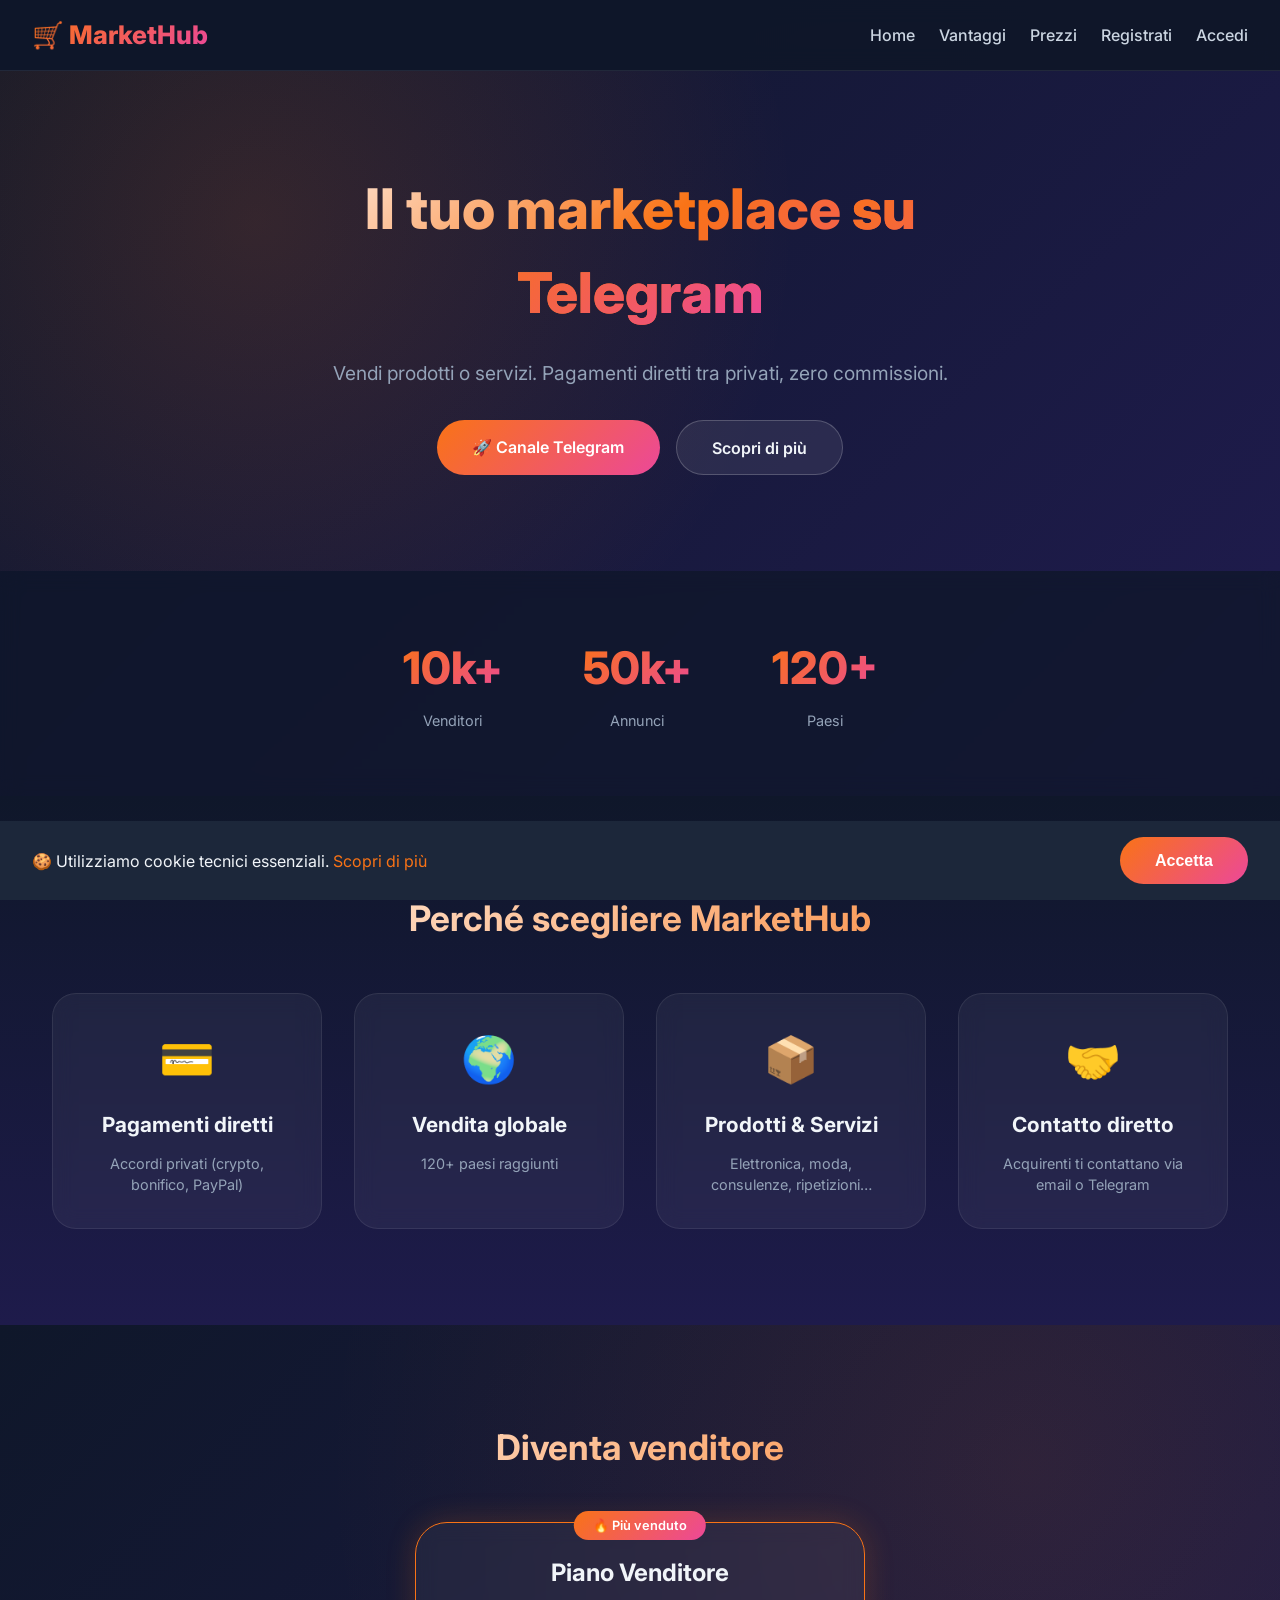
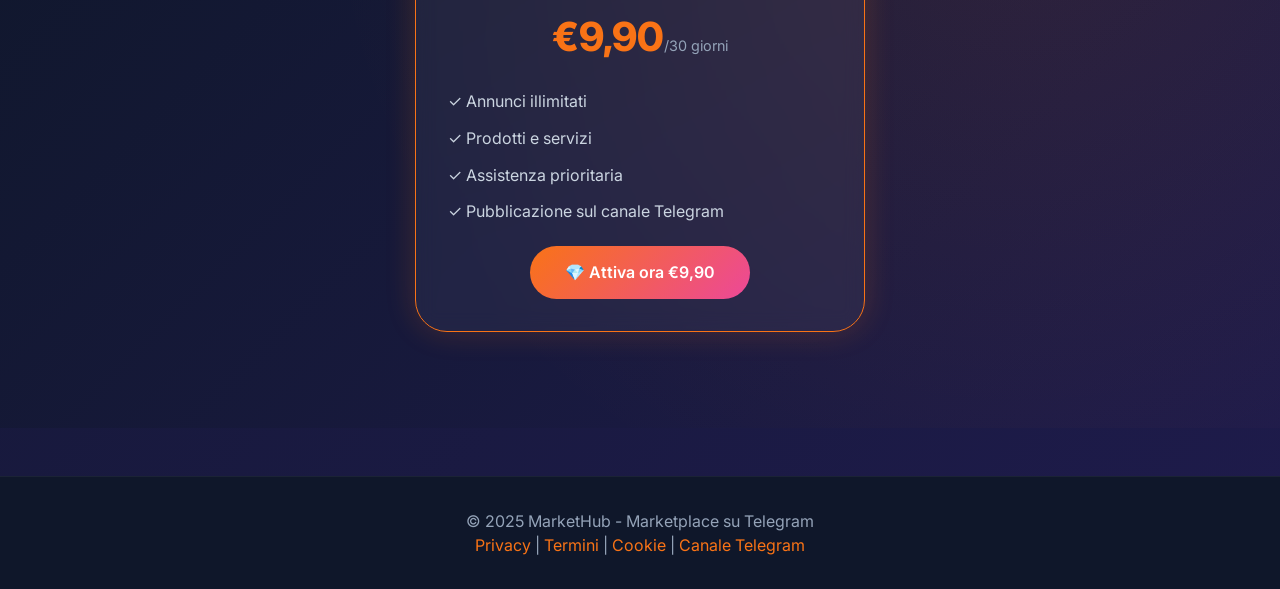
<file: index.html>
<!DOCTYPE html>
<html lang="it">
<head>
    <meta charset="UTF-8">
    <meta name="viewport" content="width=device-width, initial-scale=1.0">
    <title>MarketHub - Marketplace su Telegram</title>
    <link rel="stylesheet" href="style.css">
    <link href="https://fonts.googleapis.com/css2?family=Inter:wght@300;400;500;600;700;800&display=swap" rel="stylesheet">
</head>
<body>

<!-- Cookie Banner -->
<div id="cookieBanner" class="cookie-banner" style="display: none;">
    <p>🍪 Utilizziamo cookie tecnici essenziali. <a href="cookies.html">Scopri di più</a></p>
    <button id="acceptCookies" class="btn btn-primary">Accetta</button>
</div>

<nav class="navbar">
    <div class="nav-container">
        <div class="logo">🛒 MarketHub</div>
        <div class="nav-links">
            <a href="index.html">Home</a>
            <a href="#features">Vantaggi</a>
            <a href="#pricing">Prezzi</a>
            <a href="#" id="openRegisterModalLink">Registrati</a>
            <a href="#" id="openLoginModalLink">Accedi</a>
        </div>
    </div>
</nav>

<header class="hero">
    <div class="hero-content">
        <h1>Il tuo marketplace <span class="gradient">su Telegram</span></h1>
        <p>Vendi prodotti o servizi. Pagamenti diretti tra privati, zero commissioni.</p>
        <div class="hero-buttons">
            <a href="https://web.telegram.org/a/#8640586976" target="_blank" class="btn btn-primary">🚀 Canale Telegram</a>
            <a href="#features" class="btn btn-secondary">Scopri di più</a>
        </div>
    </div>
</header>

<section class="stats">
    <div class="container">
        <div class="stats-grid">
            <div class="stat-item"><div class="stat-number">10k+</div><div class="stat-label">Venditori</div></div>
            <div class="stat-item"><div class="stat-number">50k+</div><div class="stat-label">Annunci</div></div>
            <div class="stat-item"><div class="stat-number">120+</div><div class="stat-label">Paesi</div></div>
        </div>
    </div>
</section>

<section class="features" id="features">
    <div class="container">
        <h2>Perché scegliere MarketHub</h2>
        <div class="features-grid">
            <div class="feature-card"><div class="feature-icon">💳</div><h3>Pagamenti diretti</h3><p>Accordi privati (crypto, bonifico, PayPal)</p></div>
            <div class="feature-card"><div class="feature-icon">🌍</div><h3>Vendita globale</h3><p>120+ paesi raggiunti</p></div>
            <div class="feature-card"><div class="feature-icon">📦</div><h3>Prodotti & Servizi</h3><p>Elettronica, moda, consulenze, ripetizioni…</p></div>
            <div class="feature-card"><div class="feature-icon">🤝</div><h3>Contatto diretto</h3><p>Acquirenti ti contattano via email o Telegram</p></div>
        </div>
    </div>
</section>

<section class="pricing" id="pricing">
    <div class="container">
        <h2>Diventa venditore</h2>
        <div class="pricing-grid">
            <div class="pricing-card popular">
                <div class="badge">🔥 Più venduto</div>
                <h3>Piano Venditore</h3>
                <div class="price">€9,90<span>/30 giorni</span></div>
                <ul>
                    <li>✓ Annunci illimitati</li>
                    <li>✓ Prodotti e servizi</li>
                    <li>✓ Assistenza prioritaria</li>
                    <li>✓ Pubblicazione sul canale Telegram</li>
                </ul>
                <a href="https://nowpayments.io/payment/?iid=5949538024" target="_blank" class="btn btn-primary">💎 Attiva ora €9,90</a>
            </div>
        </div>
    </div>
</section>

<!-- MODALE REGISTRAZIONE -->
<div id="registerModal" class="modal">
    <div class="modal-content">
        <span class="close" onclick="closeRegisterModal()">&times;</span>
        <h2>Registrati come venditore</h2>
        <form id="registerForm" class="register-form-modal">
            <div class="form-group">
                <label>Nome completo *</label>
                <input type="text" id="regName" required>
            </div>
            <div class="form-group">
                <label>Email *</label>
                <input type="email" id="regEmail" required>
            </div>
            <div class="form-group">
                <label>Telegram username *</label>
                <input type="text" id="regTelegram" required placeholder="@username">
            </div>
            <div class="form-group">
                <label>Password *</label>
                <input type="password" id="regPassword" required>
            </div>
            <div class="form-group">
                <label>Conferma password *</label>
                <input type="password" id="regConfirmPassword" required>
            </div>
            <button type="submit" class="btn btn-primary">Registrati</button>
        </form>
        <div id="registerMessage" class="alert"></div>
        <p>Hai già un account? <a href="#" onclick="openLoginModal()">Accedi</a></p>
    </div>
</div>

<!-- MODALE LOGIN -->
<div id="loginModal" class="modal">
    <div class="modal-content">
        <span class="close" onclick="closeLoginModal()">&times;</span>
        <h2>Accedi al tuo account</h2>
        <form id="loginForm" class="register-form-modal">
            <div class="form-group">
                <label>Email</label>
                <input type="email" id="loginEmail" required>
            </div>
            <div class="form-group">
                <label>Password</label>
                <input type="password" id="loginPassword" required>
            </div>
            <button type="submit" class="btn btn-primary">Accedi</button>
        </form>
        <div id="loginMessage" class="alert"></div>
        <p><a href="#" id="forgotPasswordLink">Password dimenticata?</a></p>
        <p>Non hai un account? <a href="#" onclick="openRegisterModal()">Registrati</a></p>
    </div>
</div>

<!-- MODALE RECUPERO PASSWORD -->
<div id="forgotPasswordModal" class="modal">
    <div class="modal-content">
        <span class="close" onclick="closeForgotModal()">&times;</span>
        <h3>Recupera password</h3>
        <input type="email" id="resetEmail" placeholder="La tua email" style="width:100%; padding:0.8rem; margin:1rem 0; border-radius:12px;">
        <button onclick="sendResetPassword()" class="btn btn-primary">Invia</button>
        <div id="resetMessage" style="margin-top:1rem;"></div>
    </div>
</div>

<footer>
    <div class="container">
        <p>&copy; 2025 MarketHub - Marketplace su Telegram</p>
        <p><a href="privacy.html">Privacy</a> | <a href="terms.html">Termini</a> | <a href="cookies.html">Cookie</a> | <a href="https://web.telegram.org/a/#8640586976">Canale Telegram</a></p>
    </div>
</footer>

<script src="script.js"></script>
</body>
</html>
</file>
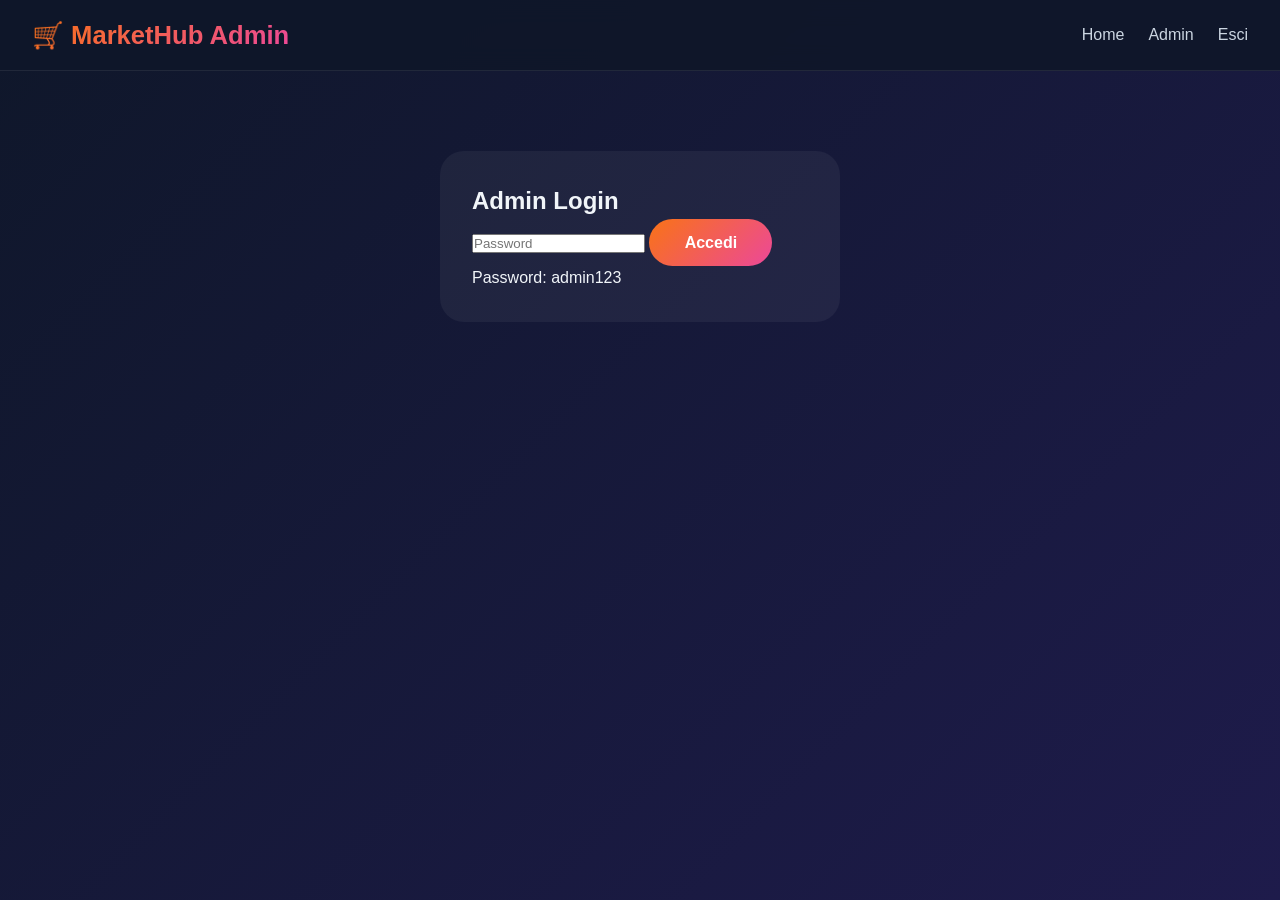
<file: admin.html>
<!DOCTYPE html>
<html lang="it">
<head>
    <meta charset="UTF-8">
    <meta name="viewport" content="width=device-width, initial-scale=1.0">
    <title>Admin - MarketHub</title>
    <link rel="stylesheet" href="style.css">
    <style>
        .admin-container{max-width:1200px;margin:2rem auto;padding:0 2rem}
        .admin-header{background:rgba(255,255,255,0.05);border-radius:24px;padding:2rem;margin-bottom:2rem;text-align:center}
        .users-table{background:rgba(255,255,255,0.05);border-radius:24px;padding:1.5rem;overflow-x:auto}
        table{width:100%;border-collapse:collapse}
        th,td{padding:1rem;text-align:left;border-bottom:1px solid rgba(255,255,255,0.1)}
        th{color:#f97316}
        .badge-active{background:#22c55e;color:white;padding:0.2rem 0.8rem;border-radius:20px;display:inline-block}
        .badge-inactive{background:#ef4444;color:white;padding:0.2rem 0.8rem;border-radius:20px;display:inline-block}
        .badge-expired{background:#f97316;color:white;padding:0.2rem 0.8rem;border-radius:20px;display:inline-block}
        .btn-small{padding:0.3rem 0.8rem;border-radius:20px;margin:0 0.2rem;border:none;cursor:pointer}
        .btn-activate{background:#22c55e;color:white}
        .btn-deactivate{background:#ef4444;color:white}
        .login-form{max-width:400px;margin:5rem auto;background:rgba(255,255,255,0.05);padding:2rem;border-radius:24px}
        .hidden{display:none}
    </style>
</head>
<body>

<nav class="navbar">
    <div class="nav-container">
        <div class="logo">🛒 MarketHub Admin</div>
        <div class="nav-links">
            <a href="index.html">Home</a>
            <a href="admin.html">Admin</a>
            <a href="#" onclick="logoutAdmin()">Esci</a>
        </div>
    </div>
</nav>

<div id="adminLogin" class="admin-container">
    <div class="login-form">
        <h2>Admin Login</h2>
        <input type="password" id="adminPassword" placeholder="Password">
        <button class="btn btn-primary" onclick="checkAdminLogin()">Accedi</button>
        <p>Password: admin123</p>
    </div>
</div>

<div id="adminPanel" class="admin-container hidden">
    <div class="admin-header">
        <h1>👑 Pannello Admin</h1>
        <p>Gestisci abbonamenti dei venditori</p>
    </div>
    
    <div class="users-table">
        <h3>📋 Lista Venditori Registrati</h3>
        <div style="overflow-x:auto">
            <table id="usersTable">
                <thead>
                    <tr><th>Nome</th><th>Email</th><th>Telegram</th><th>Registrazione</th><th>Abbonamento</th><th>Scadenza</th><th>Azioni</th></tr>
                </thead>
                <tbody id="usersTableBody"></tbody>
            </table>
        </div>
    </div>
    
    <div style="margin-top:2rem; background:rgba(255,255,255,0.05); border-radius:24px; padding:1.5rem">
        <h3>📊 Statistiche</h3>
        <div style="display:flex; gap:2rem; flex-wrap:wrap">
            <div><strong id="statUsers">0</strong> Venditori registrati</div>
            <div><strong id="statActive">0</strong> Abbonamenti attivi</div>
            <div><strong id="statExpiring">0</strong> Scadono in &lt; 7 giorni</div>
        </div>
    </div>
</div>

<script src="script.js"></script>
</body>
</html>
</file>
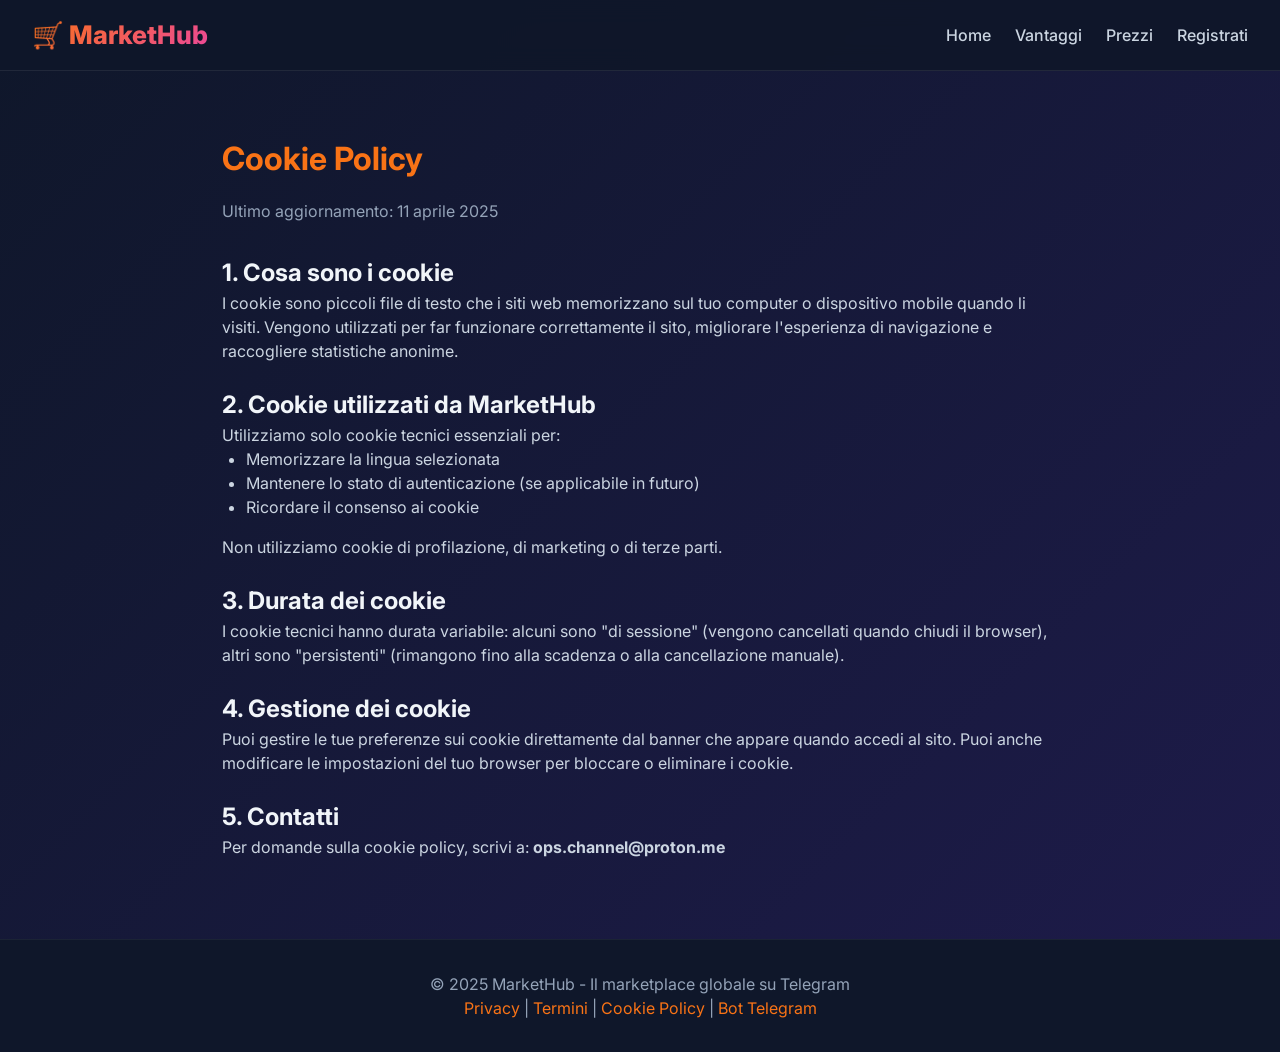
<file: cookies.html>
<!DOCTYPE html>
<html lang="it">
<head>
    <meta charset="UTF-8">
    <meta name="viewport" content="width=device-width, initial-scale=1.0">
    <title>Cookie Policy - MarketHub</title>
    <link rel="stylesheet" href="style.css">
    <link href="https://fonts.googleapis.com/css2?family=Inter:wght@300;400;500;600;700;800&display=swap" rel="stylesheet">
</head>
<body>
<nav class="navbar">
    <div class="nav-container">
        <div class="logo">🛒 MarketHub</div>
        <div class="nav-links">
            <a href="index.html">Home</a>
            <a href="index.html#features">Vantaggi</a>
            <a href="index.html#pricing">Prezzi</a>
            <a href="index.html#register">Registrati</a>
        </div>
    </div>
</nav>
<div style="max-width: 900px; margin: 2rem auto; padding: 2rem;">
    <h1 style="color: #f97316; margin-bottom: 1rem;">Cookie Policy</h1>
    <p style="color: #94a3b8; margin-bottom: 2rem;">Ultimo aggiornamento: 11 aprile 2025</p>
    
    <h2 style="color: #f1f5f9; margin-top: 1.5rem;">1. Cosa sono i cookie</h2>
    <p style="color: #cbd5e1;">I cookie sono piccoli file di testo che i siti web memorizzano sul tuo computer o dispositivo mobile quando li visiti. Vengono utilizzati per far funzionare correttamente il sito, migliorare l'esperienza di navigazione e raccogliere statistiche anonime.</p>
    
    <h2 style="color: #f1f5f9; margin-top: 1.5rem;">2. Cookie utilizzati da MarketHub</h2>
    <p style="color: #cbd5e1;">Utilizziamo solo cookie tecnici essenziali per:</p>
    <ul style="color: #cbd5e1; margin-left: 1.5rem;">
        <li>Memorizzare la lingua selezionata</li>
        <li>Mantenere lo stato di autenticazione (se applicabile in futuro)</li>
        <li>Ricordare il consenso ai cookie</li>
    </ul>
    <p style="color: #cbd5e1; margin-top: 1rem;">Non utilizziamo cookie di profilazione, di marketing o di terze parti.</p>
    
    <h2 style="color: #f1f5f9; margin-top: 1.5rem;">3. Durata dei cookie</h2>
    <p style="color: #cbd5e1;">I cookie tecnici hanno durata variabile: alcuni sono "di sessione" (vengono cancellati quando chiudi il browser), altri sono "persistenti" (rimangono fino alla scadenza o alla cancellazione manuale).</p>
    
    <h2 style="color: #f1f5f9; margin-top: 1.5rem;">4. Gestione dei cookie</h2>
    <p style="color: #cbd5e1;">Puoi gestire le tue preferenze sui cookie direttamente dal banner che appare quando accedi al sito. Puoi anche modificare le impostazioni del tuo browser per bloccare o eliminare i cookie.</p>
    
    <h2 style="color: #f1f5f9; margin-top: 1.5rem;">5. Contatti</h2>
    <p style="color: #cbd5e1;">Per domande sulla cookie policy, scrivi a: <strong>ops.channel@proton.me</strong></p>
</div>
<footer>
    <div class="container">
        <p>&copy; 2025 MarketHub - Il marketplace globale su Telegram</p>
        <p><a href="privacy.html">Privacy</a> | <a href="terms.html">Termini</a> | <a href="cookies.html">Cookie Policy</a> | <a href="https://web.telegram.org/a/#8640586976" target="_blank">Bot Telegram</a></p>
    </div>
</footer>
</body>
</html>
</file>
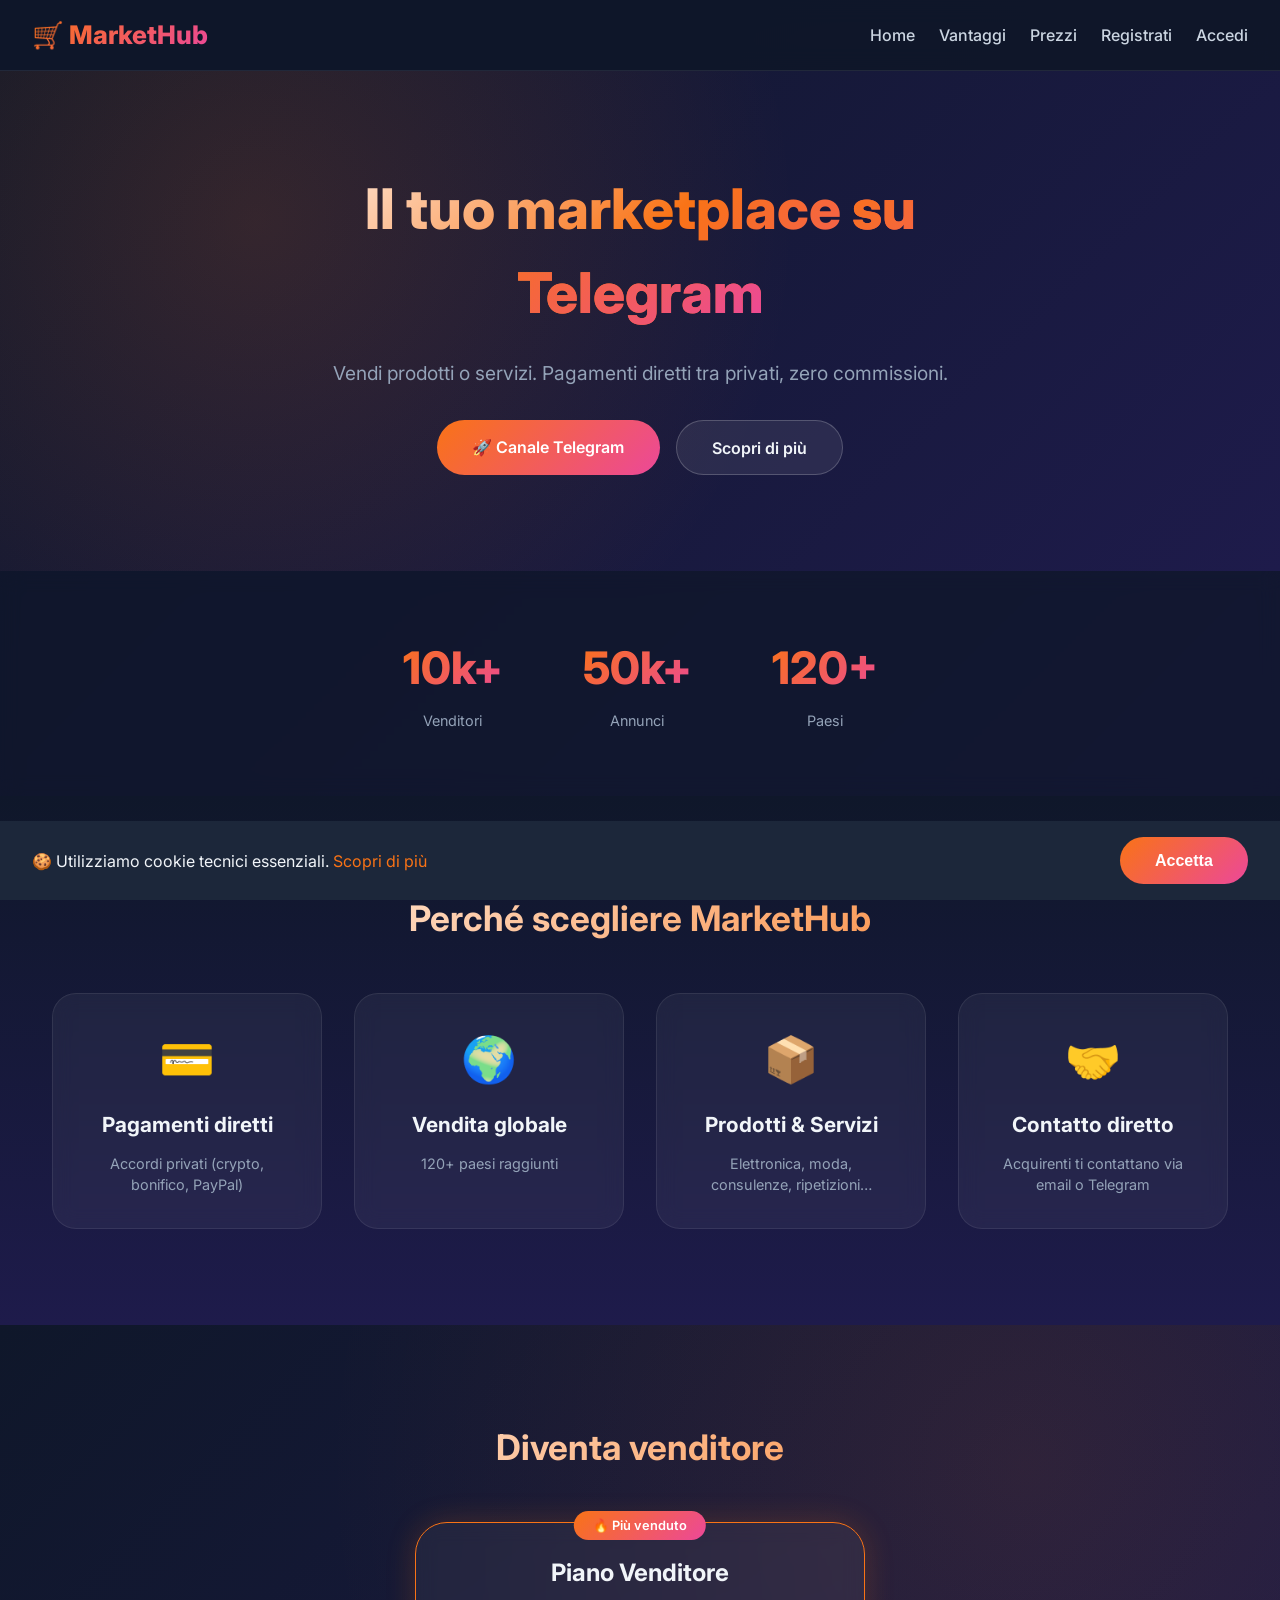
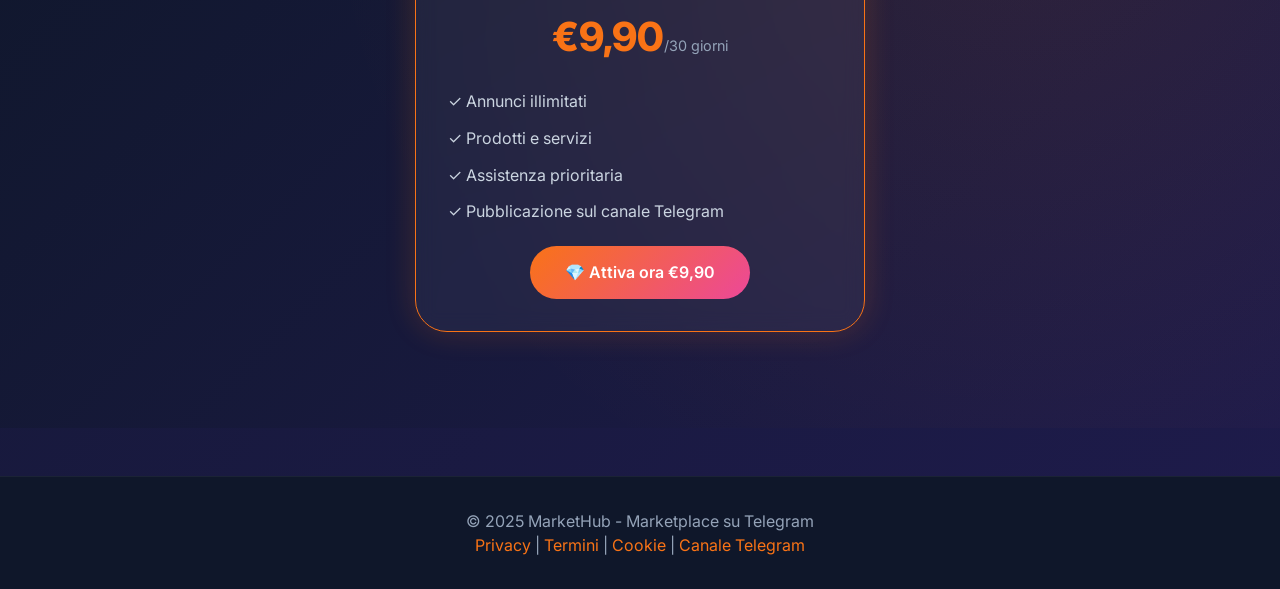
<file: dashboard.html>
<!DOCTYPE html>
<html lang="it">
<head>
    <meta charset="UTF-8">
    <meta name="viewport" content="width=device-width, initial-scale=1.0">
    <title>Dashboard - MarketHub</title>
    <link rel="stylesheet" href="style.css">
    <link href="https://fonts.googleapis.com/css2?family=Inter:wght@300;400;500;600;700;800&display=swap" rel="stylesheet">
</head>
<body>

<nav class="navbar">
    <div class="nav-container">
        <div class="logo">🛒 MarketHub</div>
        <div class="nav-links">
            <a href="index.html">Home</a>
            <a href="dashboard.html">Dashboard</a>
            <a href="upload-product.html">Carica annuncio</a>
            <a href="my-products.html">Miei annunci</a>
            <a href="#" onclick="logout()">Esci</a>
        </div>
    </div>
</nav>

<div class="register">
    <div class="container">
        <h2>Benvenuto, <span id="userName"></span>!</h2>
        
        <div class="pricing-card" style="max-width:500px; margin:2rem auto;">
            <h3>Abbonamento</h3>
            <div id="subscriptionStatus"></div>
            <div id="subscriptionExpiry"></div>
            <div id="subscriptionButton"></div>
        </div>
        
        <div class="pricing-card" style="max-width:500px; margin:2rem auto;">
            <h3>I tuoi contatti</h3>
            <p>📧 <strong id="userEmail"></strong></p>
            <p>📱 <strong id="userTelegram"></strong></p>
        </div>
        
        <p style="text-align:center">
            <a href="upload-product.html" class="btn btn-primary">📤 Nuovo annuncio</a>
        </p>
    </div>
</div>

<footer>
    <div class="container">
        <p>&copy; 2025 MarketHub</p>
    </div>
</footer>

<script src="script.js"></script>
</body>
</html>
</file>
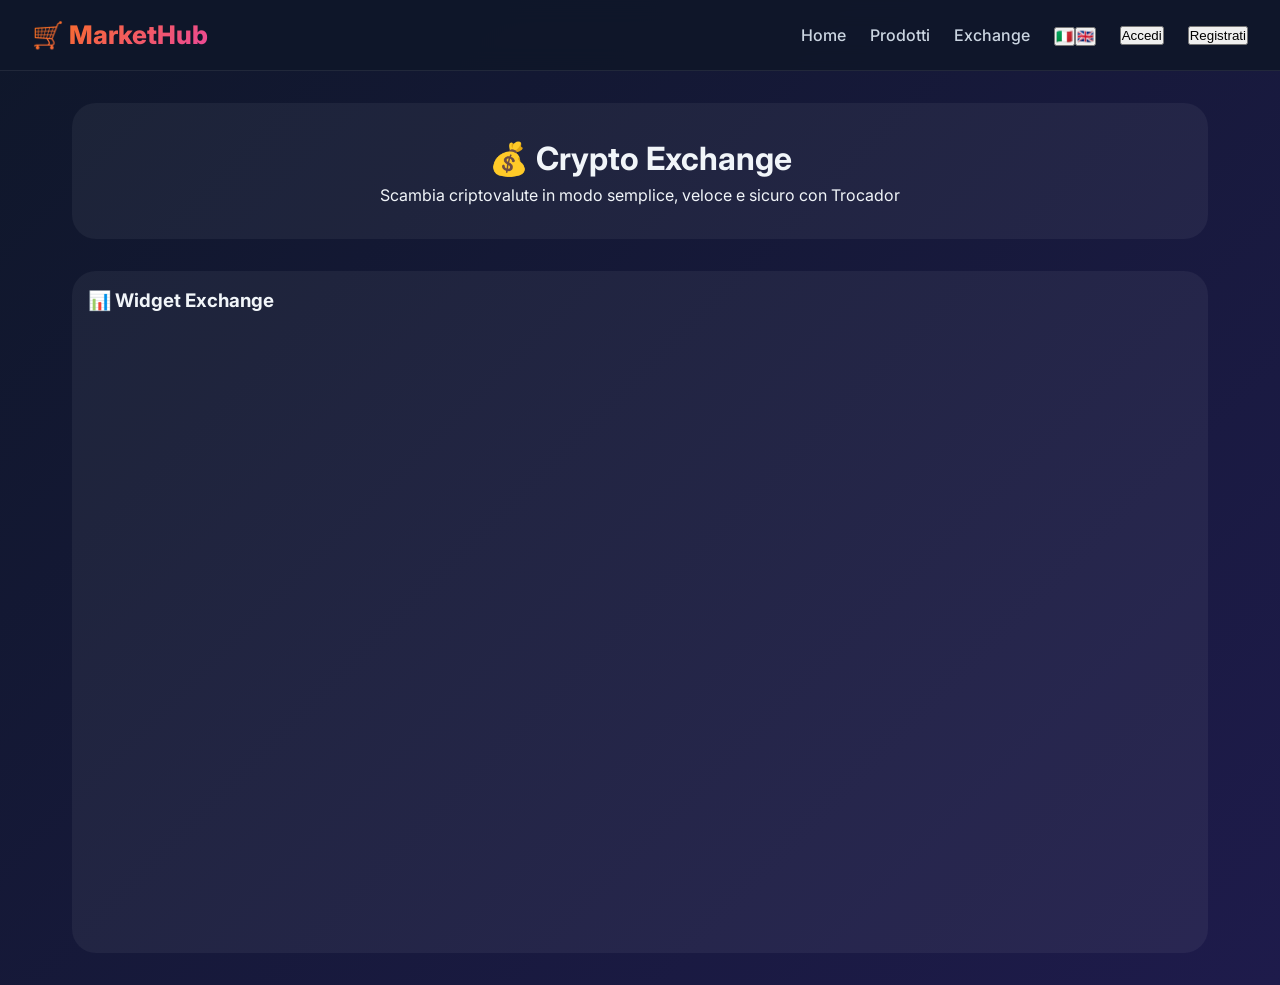
<file: exchange.html>
<!DOCTYPE html>
<html lang="it">
<head>
    <meta charset="UTF-8">
    <meta name="viewport" content="width=device-width, initial-scale=1.0">
    <title data-key="exchange_title">Exchange Crypto - MarketHub</title>
    <link rel="stylesheet" href="style.css">
    <link href="https://fonts.googleapis.com/css2?family=Inter:wght@300;400;500;600;700;800&display=swap" rel="stylesheet">
    <style>
        .exchange-container { max-width: 1200px; margin: 2rem auto; padding: 0 2rem; }
        .exchange-header { background: rgba(255,255,255,0.05); border-radius: 24px; padding: 2rem; margin-bottom: 2rem; text-align: center; }
        .widget-container { background: rgba(255,255,255,0.05); border-radius: 24px; padding: 1rem; }
    </style>
</head>
<body>
<nav class="navbar">
    <div class="nav-container">
        <div class="logo" data-key="site_name">🛒 MarketHub</div>
        <div class="nav-links">
            <a href="index.html" data-key="nav_home">Home</a>
            <a href="products.html" data-key="nav_products">Prodotti</a>
            <a href="dashboard.html" id="dashboardLink" style="display:none;" data-key="nav_dashboard">Dashboard</a>
            <a href="upload-product.html" id="uploadLink" style="display:none;" data-key="nav_upload">Carica</a>
            <a href="exchange.html" data-key="nav_exchange">Exchange</a>
            <a href="messages.html" id="messagesLink" style="display:none;" data-key="nav_messages">Messaggi</a>
            <div class="lang-switch"><button class="lang-btn" onclick="setLanguage('it')">🇮🇹</button><button class="lang-btn" onclick="setLanguage('en')">🇬🇧</button></div>
            <button class="btn-outline" onclick="showLogin()" id="loginBtn" data-key="btn_login">Accedi</button>
            <button class="btn-primary-small" onclick="showRegister()" id="registerBtn" data-key="btn_register">Registrati</button>
            <a href="#" onclick="logout()" id="logoutLink" style="display:none;" data-key="nav_logout">Esci</a>
        </div>
    </div>
</nav>
<div class="exchange-container">
    <div class="exchange-header">
        <h1 data-key="exchange_title">💰 Crypto Exchange</h1>
        <p data-key="exchange_sub">Scambia criptovalute in modo semplice, veloce e sicuro con Trocador</p>
    </div>
    <div class="widget-container">
        <h3 style="margin-bottom:1rem;" data-key="widget_title">📊 Widget Exchange</h3>
        <iframe src="https://trocador.app/widget/?ref=7r1gqp1T5p&lang=en" width="100%" height="600" scrolling="no" style="border:none; border-radius:16px;"></iframe>
    </div>
</div>
<script src="script.js"></script>
</body>
</html>
</file>
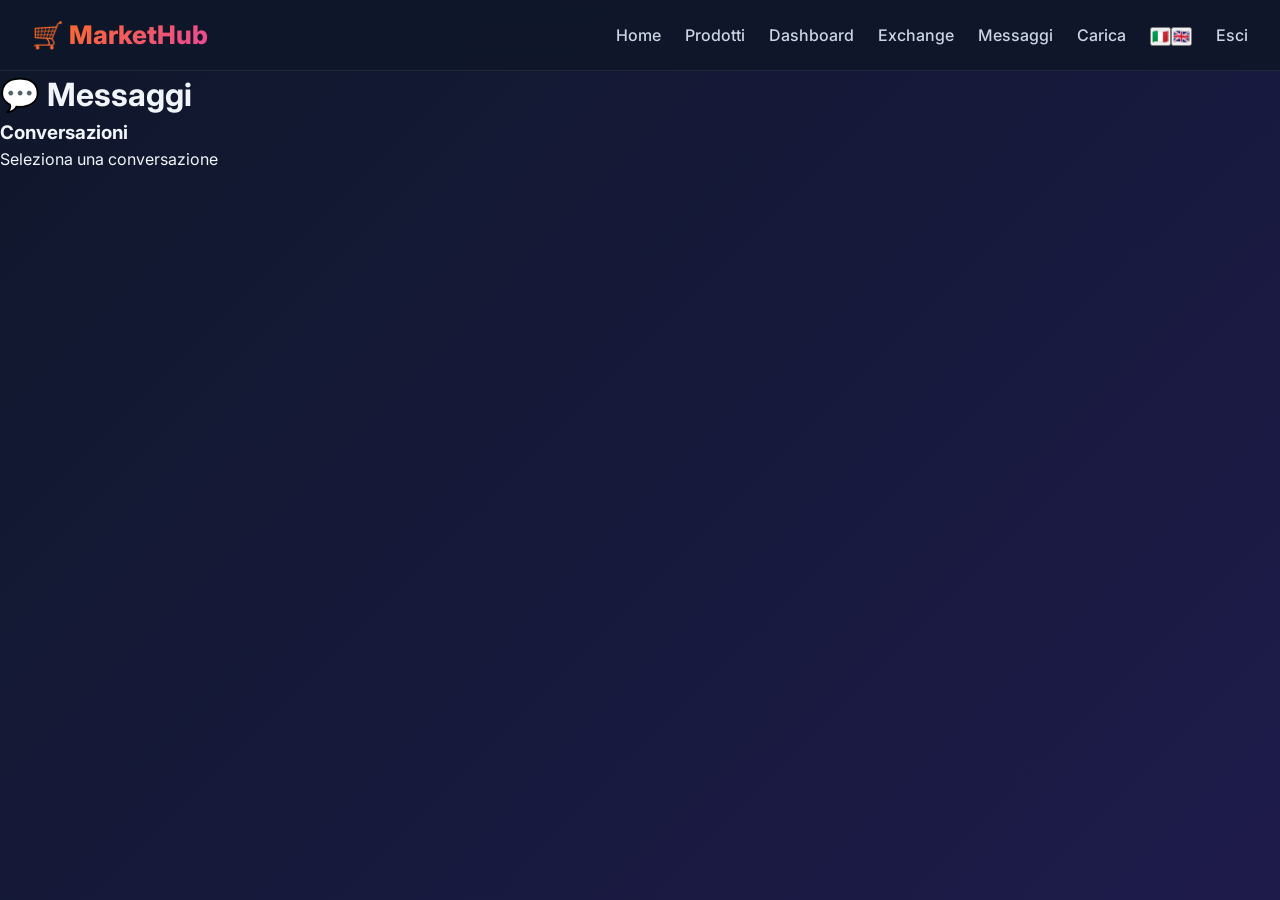
<file: messages.html>
<!DOCTYPE html>
<html lang="it">
<head>
    <meta charset="UTF-8">
    <meta name="viewport" content="width=device-width, initial-scale=1.0">
    <title>Messaggi - MarketHub</title>
    <link rel="stylesheet" href="style.css">
    <link href="https://fonts.googleapis.com/css2?family=Inter:wght@300;400;500;600;700;800&display=swap" rel="stylesheet">
</head>
<body>
<nav class="navbar">
    <div class="nav-container">
        <div class="logo">🛒 MarketHub</div>
        <div class="nav-links">
            <a href="index.html">Home</a>
            <a href="products.html">Prodotti</a>
            <a href="dashboard.html">Dashboard</a>
            <a href="exchange.html">Exchange</a>
            <a href="messages.html">Messaggi</a>
            <a href="upload-product.html">Carica</a>
            <div class="lang-switch"><button class="lang-btn" onclick="setLanguage('it')">🇮🇹</button><button class="lang-btn" onclick="setLanguage('en')">🇬🇧</button></div>
            <a href="#" onclick="logout()">Esci</a>
        </div>
    </div>
</nav>
<div class="messages-container">
    <div class="messages-header"><h1>💬 Messaggi</h1></div>
    <div class="messages-layout">
        <div class="conversations-list"><h3>Conversazioni</h3><div id="conversationsList"></div></div>
        <div class="chat-area"><div id="chatHeader" class="chat-header"><p>Seleziona una conversazione</p></div><div id="chatMessages" class="chat-messages"></div><div id="chatInput" class="chat-input" style="display:none;"><textarea id="messageText" placeholder="Scrivi un messaggio..." rows="2"></textarea><button class="btn btn-primary" onclick="sendMessage()">Invia</button></div></div>
    </div>
</div>
<script src="script.js"></script>
</body>
</html>
</file>
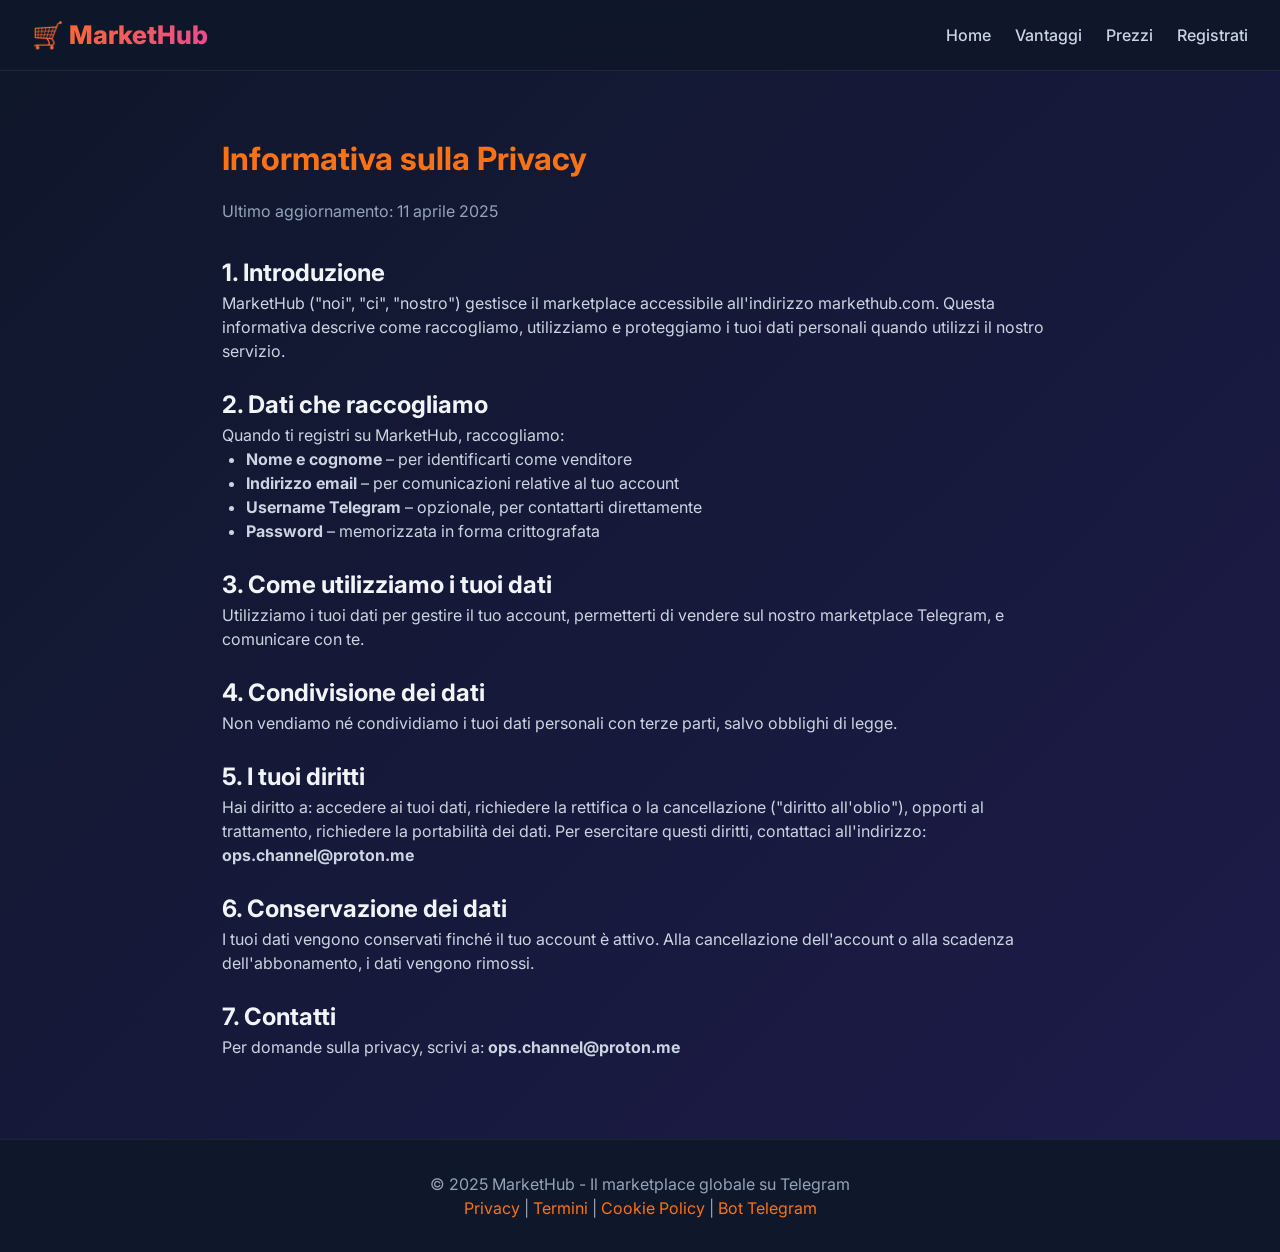
<file: privacy.html>
<!DOCTYPE html>
<html lang="it">
<head>
    <meta charset="UTF-8">
    <meta name="viewport" content="width=device-width, initial-scale=1.0">
    <title>Privacy Policy - MarketHub</title>
    <link rel="stylesheet" href="style.css">
    <link href="https://fonts.googleapis.com/css2?family=Inter:wght@300;400;500;600;700;800&display=swap" rel="stylesheet">
</head>
<body>
<nav class="navbar">
    <div class="nav-container">
        <div class="logo">🛒 MarketHub</div>
        <div class="nav-links">
            <a href="index.html">Home</a>
            <a href="index.html#features">Vantaggi</a>
            <a href="index.html#pricing">Prezzi</a>
            <a href="index.html#register">Registrati</a>
        </div>
    </div>
</nav>
<div style="max-width: 900px; margin: 2rem auto; padding: 2rem;">
    <h1 style="color: #f97316; margin-bottom: 1rem;">Informativa sulla Privacy</h1>
    <p style="color: #94a3b8; margin-bottom: 2rem;">Ultimo aggiornamento: 11 aprile 2025</p>
    
    <h2 style="color: #f1f5f9; margin-top: 1.5rem;">1. Introduzione</h2>
    <p style="color: #cbd5e1;">MarketHub ("noi", "ci", "nostro") gestisce il marketplace accessibile all'indirizzo markethub.com. Questa informativa descrive come raccogliamo, utilizziamo e proteggiamo i tuoi dati personali quando utilizzi il nostro servizio.</p>
    
    <h2 style="color: #f1f5f9; margin-top: 1.5rem;">2. Dati che raccogliamo</h2>
    <p style="color: #cbd5e1;">Quando ti registri su MarketHub, raccogliamo:</p>
    <ul style="color: #cbd5e1; margin-left: 1.5rem;">
        <li><strong>Nome e cognome</strong> – per identificarti come venditore</li>
        <li><strong>Indirizzo email</strong> – per comunicazioni relative al tuo account</li>
        <li><strong>Username Telegram</strong> – opzionale, per contattarti direttamente</li>
        <li><strong>Password</strong> – memorizzata in forma crittografata</li>
    </ul>
    
    <h2 style="color: #f1f5f9; margin-top: 1.5rem;">3. Come utilizziamo i tuoi dati</h2>
    <p style="color: #cbd5e1;">Utilizziamo i tuoi dati per gestire il tuo account, permetterti di vendere sul nostro marketplace Telegram, e comunicare con te.</p>
    
    <h2 style="color: #f1f5f9; margin-top: 1.5rem;">4. Condivisione dei dati</h2>
    <p style="color: #cbd5e1;">Non vendiamo né condividiamo i tuoi dati personali con terze parti, salvo obblighi di legge.</p>
    
    <h2 style="color: #f1f5f9; margin-top: 1.5rem;">5. I tuoi diritti</h2>
    <p style="color: #cbd5e1;">Hai diritto a: accedere ai tuoi dati, richiedere la rettifica o la cancellazione ("diritto all'oblio"), opporti al trattamento, richiedere la portabilità dei dati. Per esercitare questi diritti, contattaci all'indirizzo: <strong>ops.channel@proton.me</strong></p>
    
    <h2 style="color: #f1f5f9; margin-top: 1.5rem;">6. Conservazione dei dati</h2>
    <p style="color: #cbd5e1;">I tuoi dati vengono conservati finché il tuo account è attivo. Alla cancellazione dell'account o alla scadenza dell'abbonamento, i dati vengono rimossi.</p>
    
    <h2 style="color: #f1f5f9; margin-top: 1.5rem;">7. Contatti</h2>
    <p style="color: #cbd5e1;">Per domande sulla privacy, scrivi a: <strong>ops.channel@proton.me</strong></p>
</div>
<footer>
    <div class="container">
        <p>&copy; 2025 MarketHub - Il marketplace globale su Telegram</p>
        <p><a href="privacy.html">Privacy</a> | <a href="terms.html">Termini</a> | <a href="cookies.html">Cookie Policy</a> | <a href="https://web.telegram.org/a/#8640586976" target="_blank">Bot Telegram</a></p>
    </div>
</footer>
</body>
</html>
</file>
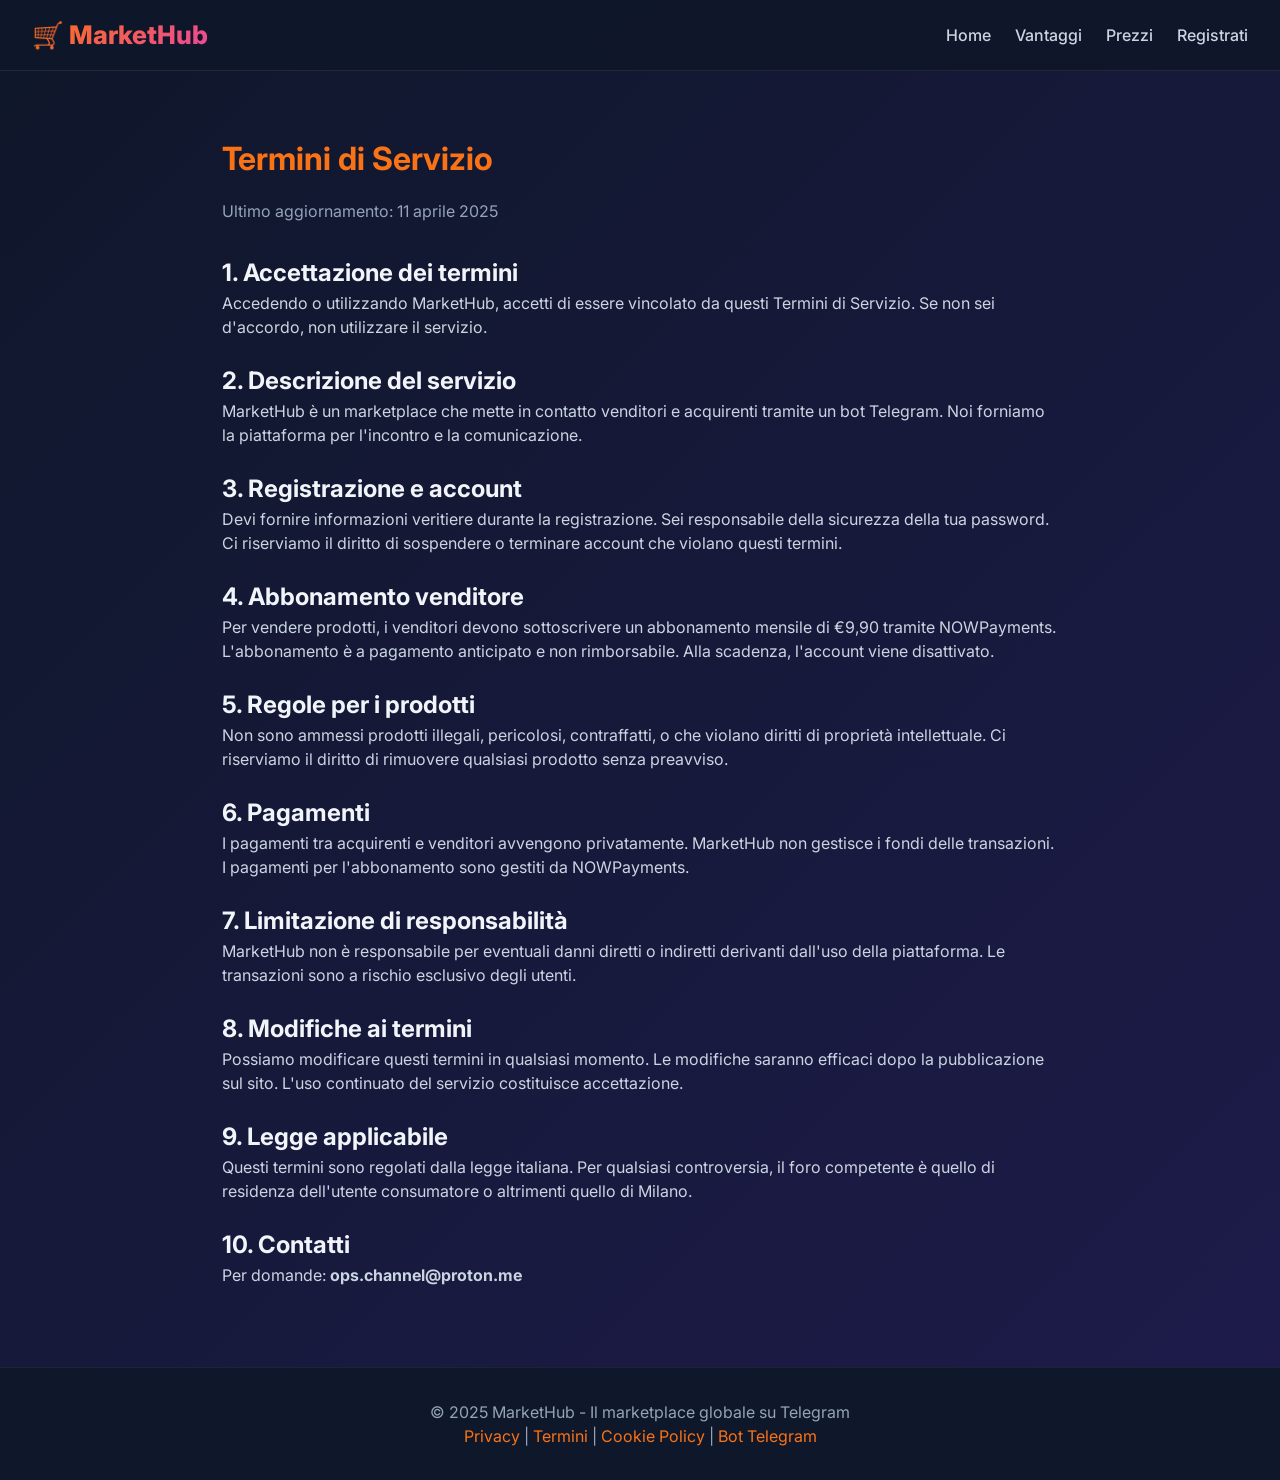
<file: terms.html>
<!DOCTYPE html>
<html lang="it">
<head>
    <meta charset="UTF-8">
    <meta name="viewport" content="width=device-width, initial-scale=1.0">
    <title>Termini di Servizio - MarketHub</title>
    <link rel="stylesheet" href="style.css">
    <link href="https://fonts.googleapis.com/css2?family=Inter:wght@300;400;500;600;700;800&display=swap" rel="stylesheet">
</head>
<body>
<nav class="navbar">
    <div class="nav-container">
        <div class="logo">🛒 MarketHub</div>
        <div class="nav-links">
            <a href="index.html">Home</a>
            <a href="index.html#features">Vantaggi</a>
            <a href="index.html#pricing">Prezzi</a>
            <a href="index.html#register">Registrati</a>
        </div>
    </div>
</nav>
<div style="max-width: 900px; margin: 2rem auto; padding: 2rem;">
    <h1 style="color: #f97316; margin-bottom: 1rem;">Termini di Servizio</h1>
    <p style="color: #94a3b8; margin-bottom: 2rem;">Ultimo aggiornamento: 11 aprile 2025</p>
    
    <h2 style="color: #f1f5f9; margin-top: 1.5rem;">1. Accettazione dei termini</h2>
    <p style="color: #cbd5e1;">Accedendo o utilizzando MarketHub, accetti di essere vincolato da questi Termini di Servizio. Se non sei d'accordo, non utilizzare il servizio.</p>
    
    <h2 style="color: #f1f5f9; margin-top: 1.5rem;">2. Descrizione del servizio</h2>
    <p style="color: #cbd5e1;">MarketHub è un marketplace che mette in contatto venditori e acquirenti tramite un bot Telegram. Noi forniamo la piattaforma per l'incontro e la comunicazione.</p>
    
    <h2 style="color: #f1f5f9; margin-top: 1.5rem;">3. Registrazione e account</h2>
    <p style="color: #cbd5e1;">Devi fornire informazioni veritiere durante la registrazione. Sei responsabile della sicurezza della tua password. Ci riserviamo il diritto di sospendere o terminare account che violano questi termini.</p>
    
    <h2 style="color: #f1f5f9; margin-top: 1.5rem;">4. Abbonamento venditore</h2>
    <p style="color: #cbd5e1;">Per vendere prodotti, i venditori devono sottoscrivere un abbonamento mensile di €9,90 tramite NOWPayments. L'abbonamento è a pagamento anticipato e non rimborsabile. Alla scadenza, l'account viene disattivato.</p>
    
    <h2 style="color: #f1f5f9; margin-top: 1.5rem;">5. Regole per i prodotti</h2>
    <p style="color: #cbd5e1;">Non sono ammessi prodotti illegali, pericolosi, contraffatti, o che violano diritti di proprietà intellettuale. Ci riserviamo il diritto di rimuovere qualsiasi prodotto senza preavviso.</p>
    
    <h2 style="color: #f1f5f9; margin-top: 1.5rem;">6. Pagamenti</h2>
    <p style="color: #cbd5e1;">I pagamenti tra acquirenti e venditori avvengono privatamente. MarketHub non gestisce i fondi delle transazioni. I pagamenti per l'abbonamento sono gestiti da NOWPayments.</p>
    
    <h2 style="color: #f1f5f9; margin-top: 1.5rem;">7. Limitazione di responsabilità</h2>
    <p style="color: #cbd5e1;">MarketHub non è responsabile per eventuali danni diretti o indiretti derivanti dall'uso della piattaforma. Le transazioni sono a rischio esclusivo degli utenti.</p>
    
    <h2 style="color: #f1f5f9; margin-top: 1.5rem;">8. Modifiche ai termini</h2>
    <p style="color: #cbd5e1;">Possiamo modificare questi termini in qualsiasi momento. Le modifiche saranno efficaci dopo la pubblicazione sul sito. L'uso continuato del servizio costituisce accettazione.</p>
    
    <h2 style="color: #f1f5f9; margin-top: 1.5rem;">9. Legge applicabile</h2>
    <p style="color: #cbd5e1;">Questi termini sono regolati dalla legge italiana. Per qualsiasi controversia, il foro competente è quello di residenza dell'utente consumatore o altrimenti quello di Milano.</p>
    
    <h2 style="color: #f1f5f9; margin-top: 1.5rem;">10. Contatti</h2>
    <p style="color: #cbd5e1;">Per domande: <strong>ops.channel@proton.me</strong></p>
</div>
<footer>
    <div class="container">
        <p>&copy; 2025 MarketHub - Il marketplace globale su Telegram</p>
        <p><a href="privacy.html">Privacy</a> | <a href="terms.html">Termini</a> | <a href="cookies.html">Cookie Policy</a> | <a href="https://web.telegram.org/a/#8640586976" target="_blank">Bot Telegram</a></p>
    </div>
</footer>
</body>
</html>
</file>
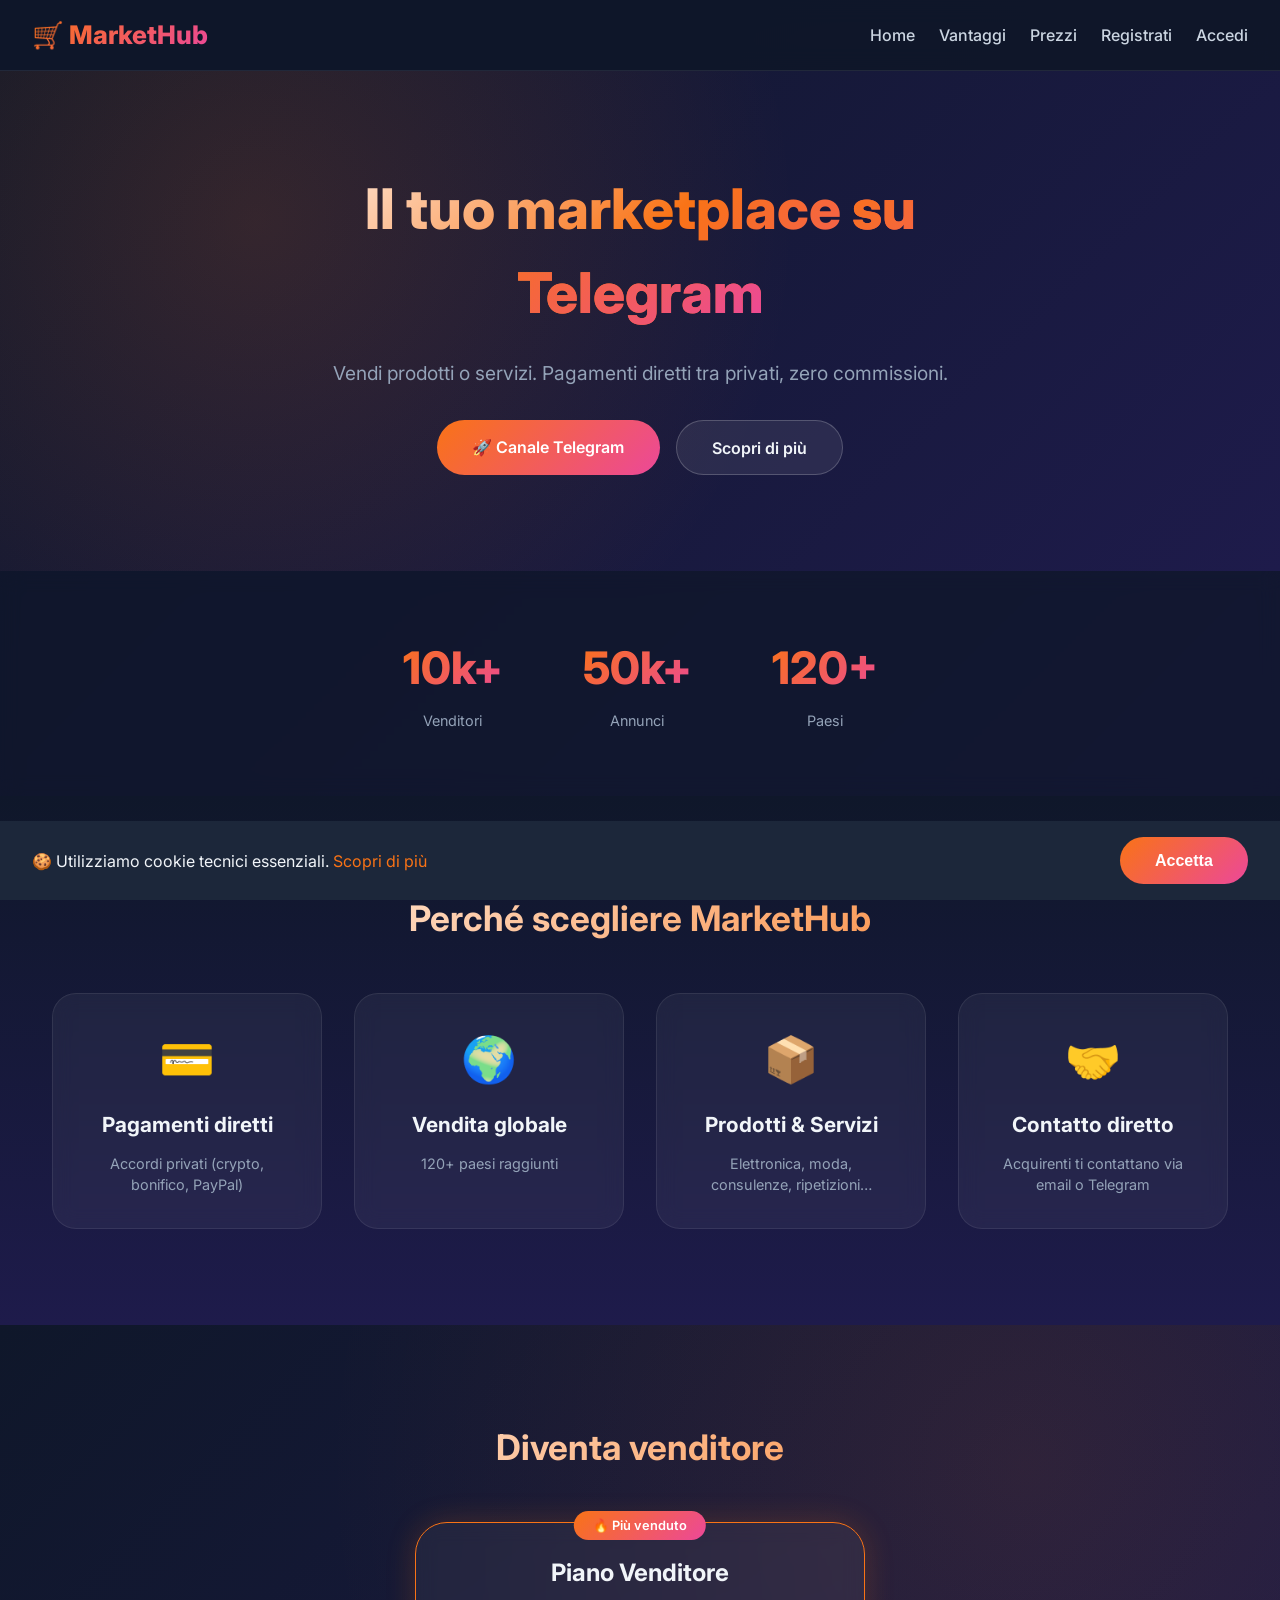
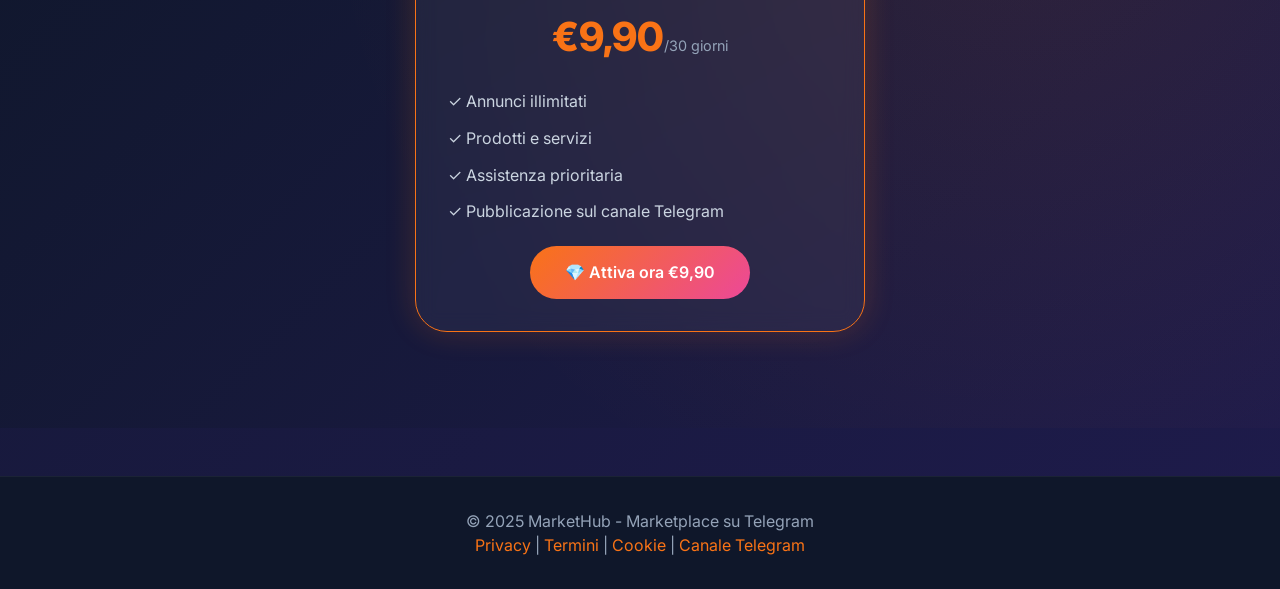
<file: upload-product.html>
<!DOCTYPE html>
<html lang="it">
<head>
    <meta charset="UTF-8">
    <meta name="viewport" content="width=device-width, initial-scale=1.0">
    <title>Carica annuncio - MarketHub</title>
    <link rel="stylesheet" href="style.css">
    <link href="https://fonts.googleapis.com/css2?family=Inter:wght@300;400;500;600;700;800&display=swap" rel="stylesheet">
</head>
<body>

<nav class="navbar">
    <div class="nav-container">
        <div class="logo">🛒 MarketHub</div>
        <div class="nav-links">
            <a href="index.html">Home</a>
            <a href="dashboard.html">Dashboard</a>
            <a href="upload-product.html">Carica annuncio</a>
            <a href="my-products.html">Miei annunci</a>
            <a href="#" onclick="logout()">Esci</a>
        </div>
    </div>
</nav>

<div class="upload-container">
    <h1>Carica annuncio</h1>
    <p>Prodotti o servizi – verranno pubblicati manualmente sul canale Telegram</p>
    
    <div id="subscriptionWarning" class="alert error" style="display:none;">
        ⚠️ Abbonamento non attivo. <a href="dashboard.html">Attivalo ora</a>
    </div>
    
    <form id="uploadProductForm" class="upload-form" style="display:none;">
        <div class="form-group">
            <label>Foto *</label>
            <input type="file" id="productImageFile" accept="image/*" required>
            <div id="imagePreview" class="image-preview"></div>
        </div>
        
        <div class="form-group">
            <label>Titolo *</label>
            <input type="text" id="productName" required>
        </div>
        
        <div class="form-group">
            <label>Descrizione *</label>
            <textarea id="productDescription" rows="4" required></textarea>
        </div>
        
        <div class="form-row">
            <div class="form-group">
                <label>Prezzo (€) *</label>
                <input type="number" id="productPrice" step="0.01" required>
            </div>
            <div class="form-group">
                <label>Categoria *</label>
                <select id="productCategory" required>
                    <option>Elettronica</option>
                    <option>Abbigliamento</option>
                    <option>Casa</option>
                    <option>Sport</option>
                    <option>Collezionismo</option>
                    <option>Servizi</option>
                    <option>Altro</option>
                </select>
            </div>
        </div>
        
        <div class="form-row">
            <div class="form-group">
                <label>Quantità</label>
                <input type="number" id="productQuantity" value="1">
            </div>
            <div class="form-group">
                <label>Condizione</label>
                <select id="productCondition">
                    <option>Nuovo</option>
                    <option>Come nuovo</option>
                    <option>Ottimo</option>
                    <option>Buono</option>
                </select>
            </div>
        </div>
        
        <div class="form-row">
            <div class="form-group">
                <label>Spedizione da</label>
                <select id="productShippingFrom">
                    <option value="IT">Italia</option>
                    <option value="EU">Europa</option>
                    <option value="Worldwide">Mondo</option>
                </select>
            </div>
            <div class="form-group">
                <label>Costo spedizione (€)</label>
                <input type="number" id="productShippingCost" value="0" step="0.01">
            </div>
        </div>
        
        <div class="form-group">
            <label>I tuoi contatti</label>
            <div style="background:rgba(255,255,255,0.05); padding:1rem; border-radius:12px;">
                <p>📧 <strong id="displayEmail"></strong></p>
                <p>📱 <strong id="displayTelegram"></strong></p>
            </div>
        </div>
        
        <button type="submit" class="btn btn-primary">📤 Invia annuncio</button>
    </form>
    
    <div id="uploadMessage" class="alert"></div>
</div>

<script src="script.js"></script>
</body>
</html>
</file>
<file: style.css>
* {
    margin: 0;
    padding: 0;
    box-sizing: border-box;
}

body {
    font-family: 'Inter', sans-serif;
    background: linear-gradient(135deg, #0f172a 0%, #1e1b4b 100%);
    color: #f1f5f9;
    line-height: 1.5;
    min-height: 100vh;
}

.navbar {
    background: rgba(15, 23, 42, 0.95);
    backdrop-filter: blur(12px);
    border-bottom: 1px solid rgba(255, 255, 255, 0.08);
    position: sticky;
    top: 0;
    z-index: 100;
}

.nav-container {
    max-width: 1280px;
    margin: 0 auto;
    padding: 1rem 2rem;
    display: flex;
    justify-content: space-between;
    align-items: center;
    flex-wrap: wrap;
    gap: 1rem;
}

.logo {
    font-size: 1.6rem;
    font-weight: 800;
    background: linear-gradient(135deg, #f97316, #ec4899);
    -webkit-background-clip: text;
    background-clip: text;
    color: transparent;
}

.nav-links {
    display: flex;
    align-items: center;
    gap: 1.5rem;
    flex-wrap: wrap;
}

.nav-links a {
    text-decoration: none;
    color: #cbd5e1;
    font-weight: 500;
    transition: color 0.2s;
}

.nav-links a:hover {
    color: #f97316;
}

.hero {
    background: radial-gradient(circle at 20% 30%, rgba(249, 115, 22, 0.15), transparent 50%),
                linear-gradient(135deg, #0f172a 0%, #1e1b4b 100%);
    padding: 6rem 2rem;
    text-align: center;
}

.hero-content {
    max-width: 800px;
    margin: 0 auto;
}

.hero h1 {
    font-size: 3.5rem;
    font-weight: 800;
    background: linear-gradient(135deg, #ffffff, #f97316, #ec4899);
    -webkit-background-clip: text;
    background-clip: text;
    color: transparent;
    margin-bottom: 1.5rem;
}

.gradient {
    background: linear-gradient(135deg, #f97316, #ec4899);
    -webkit-background-clip: text;
    background-clip: text;
    color: transparent;
}

.hero p {
    font-size: 1.2rem;
    color: #94a3b8;
    margin-bottom: 2rem;
}

.hero-buttons {
    display: flex;
    gap: 1rem;
    justify-content: center;
    flex-wrap: wrap;
}

.btn {
    padding: 0.9rem 2.2rem;
    border-radius: 50px;
    font-weight: 600;
    cursor: pointer;
    transition: all 0.3s;
    font-size: 1rem;
    border: none;
    display: inline-block;
    text-decoration: none;
}

.btn-primary {
    background: linear-gradient(135deg, #f97316, #ec4899);
    color: white;
}

.btn-primary:hover {
    transform: translateY(-3px);
    box-shadow: 0 10px 25px rgba(249, 115, 22, 0.4);
}

.btn-secondary {
    background: rgba(255, 255, 255, 0.08);
    border: 1px solid rgba(255, 255, 255, 0.2);
    color: #f1f5f9;
}

.btn-secondary:hover {
    background: rgba(255, 255, 255, 0.15);
    transform: translateY(-3px);
}

.stats {
    padding: 4rem 2rem;
    background: rgba(15, 23, 42, 0.6);
    backdrop-filter: blur(10px);
}

.stats-grid {
    display: flex;
    justify-content: center;
    gap: 5rem;
    flex-wrap: wrap;
    text-align: center;
}

.stat-number {
    font-size: 2.8rem;
    font-weight: 800;
    background: linear-gradient(135deg, #f97316, #ec4899);
    -webkit-background-clip: text;
    background-clip: text;
    color: transparent;
}

.stat-label {
    color: #94a3b8;
    font-size: 0.9rem;
    margin-top: 0.5rem;
}

.features {
    padding: 6rem 2rem;
    background: linear-gradient(180deg, #0f172a 0%, #1e1b4b 100%);
}

.container {
    max-width: 1280px;
    margin: 0 auto;
    padding: 0 20px;
}

.features h2,
.pricing h2 {
    text-align: center;
    font-size: 2.2rem;
    font-weight: 700;
    margin-bottom: 3rem;
    background: linear-gradient(135deg, #ffffff, #f97316);
    -webkit-background-clip: text;
    background-clip: text;
    color: transparent;
}

.features-grid {
    display: grid;
    grid-template-columns: repeat(auto-fit, minmax(260px, 1fr));
    gap: 2rem;
}

.feature-card {
    background: rgba(255, 255, 255, 0.05);
    backdrop-filter: blur(10px);
    padding: 2rem;
    border-radius: 24px;
    text-align: center;
    transition: all 0.3s;
    border: 1px solid rgba(255, 255, 255, 0.08);
}

.feature-card:hover {
    transform: translateY(-8px);
    background: rgba(255, 255, 255, 0.1);
    border-color: rgba(249, 115, 22, 0.4);
}

.feature-icon {
    font-size: 2.8rem;
    margin-bottom: 1rem;
}

.feature-card h3 {
    font-size: 1.3rem;
    margin-bottom: 0.8rem;
    color: #f1f5f9;
}

.feature-card p {
    color: #94a3b8;
    font-size: 0.9rem;
}

.pricing {
    padding: 6rem 2rem;
    background: radial-gradient(circle at 80% 20%, rgba(249, 115, 22, 0.1), transparent 60%),
                linear-gradient(135deg, #0f172a 0%, #1e1b4b 100%);
}

.pricing-grid {
    display: flex;
    justify-content: center;
}

.pricing-card {
    background: rgba(255, 255, 255, 0.05);
    backdrop-filter: blur(10px);
    border-radius: 32px;
    padding: 2rem;
    text-align: center;
    max-width: 450px;
    width: 100%;
    border: 1px solid rgba(255, 255, 255, 0.1);
    position: relative;
    transition: all 0.3s;
}

.pricing-card.popular {
    border: 1px solid #f97316;
    box-shadow: 0 0 30px rgba(249, 115, 22, 0.2);
}

.badge {
    position: absolute;
    top: -12px;
    left: 50%;
    transform: translateX(-50%);
    background: linear-gradient(135deg, #f97316, #ec4899);
    color: white;
    padding: 0.3rem 1.2rem;
    border-radius: 30px;
    font-size: 0.8rem;
    font-weight: 600;
}

.pricing-card h3 {
    font-size: 1.5rem;
    margin-bottom: 1rem;
    color: #f1f5f9;
}

.price {
    font-size: 2.5rem;
    font-weight: 800;
    color: #f97316;
    margin: 1rem 0;
}

.price span {
    font-size: 0.9rem;
    font-weight: normal;
    color: #94a3b8;
}

.pricing-card ul {
    list-style: none;
    margin: 1rem 0;
    text-align: left;
}

.pricing-card li {
    padding: 0.4rem 0;
    color: #cbd5e1;
}

/* Modali */
.modal {
    display: none;
    position: fixed;
    top: 0;
    left: 0;
    width: 100%;
    height: 100%;
    background: rgba(0, 0, 0, 0.8);
    backdrop-filter: blur(8px);
    justify-content: center;
    align-items: center;
    z-index: 1000;
}

.modal-content {
    background: linear-gradient(135deg, #1e293b, #0f172a);
    border-radius: 24px;
    padding: 2rem;
    max-width: 500px;
    width: 90%;
    position: relative;
    border: 1px solid rgba(255, 255, 255, 0.1);
}

.modal-content .close {
    position: absolute;
    top: 1rem;
    right: 1.5rem;
    font-size: 1.8rem;
    cursor: pointer;
    color: #94a3b8;
    transition: color 0.2s;
}

.modal-content .close:hover {
    color: #f97316;
}

.modal-content h2 {
    text-align: center;
    margin-bottom: 1.5rem;
    background: linear-gradient(135deg, #ffffff, #f97316);
    -webkit-background-clip: text;
    background-clip: text;
    color: transparent;
}

.modal-content h3 {
    text-align: center;
    margin-bottom: 1rem;
    color: #f1f5f9;
}

.register-form-modal {
    width: 100%;
}

.register-form-modal .form-group {
    margin-bottom: 1rem;
}

.register-form-modal .form-group label {
    display: block;
    margin-bottom: 0.5rem;
    color: #cbd5e1;
}

.register-form-modal .form-group input {
    width: 100%;
    padding: 0.8rem;
    background: rgba(255, 255, 255, 0.08);
    border: 1px solid rgba(255, 255, 255, 0.15);
    border-radius: 12px;
    color: #f1f5f9;
    font-size: 1rem;
}

.register-form-modal .form-group input:focus {
    outline: none;
    border-color: #f97316;
}

.modal-content .btn-primary {
    width: 100%;
    margin-top: 0.5rem;
}

.modal-content p {
    text-align: center;
    margin-top: 1rem;
    color: #94a3b8;
}

.modal-content a {
    color: #f97316;
    text-decoration: none;
}

.modal-content a:hover {
    text-decoration: underline;
}

.alert {
    text-align: center;
    margin-top: 1rem;
    padding: 0.8rem;
    border-radius: 12px;
    display: none;
}

.alert.success {
    display: block;
    background: rgba(34, 197, 94, 0.2);
    color: #4ade80;
    border: 1px solid rgba(34, 197, 94, 0.3);
}

.alert.error {
    display: block;
    background: rgba(239, 68, 68, 0.2);
    color: #f87171;
    border: 1px solid rgba(239, 68, 68, 0.3);
}

/* Dashboard, Upload, Products */
.register {
    padding: 4rem 2rem;
    background: linear-gradient(180deg, #1e1b4b 0%, #0f172a 100%);
}

.register h2 {
    text-align: center;
    font-size: 2rem;
    margin-bottom: 1rem;
    background: linear-gradient(135deg, #ffffff, #f97316);
    -webkit-background-clip: text;
    background-clip: text;
    color: transparent;
}

.register-form {
    max-width: 500px;
    margin: 0 auto;
    background: rgba(255, 255, 255, 0.05);
    padding: 2rem;
    border-radius: 24px;
}

.form-group {
    margin-bottom: 1rem;
}

.form-group label {
    display: block;
    margin-bottom: 0.5rem;
    color: #cbd5e1;
}

.form-group input,
.form-group select,
.form-group textarea {
    width: 100%;
    padding: 0.8rem;
    background: rgba(255, 255, 255, 0.08);
    border: 1px solid rgba(255, 255, 255, 0.15);
    border-radius: 12px;
    color: #f1f5f9;
    font-size: 1rem;
}

.form-row {
    display: grid;
    grid-template-columns: repeat(auto-fit, minmax(180px, 1fr));
    gap: 1rem;
}

.upload-container {
    max-width: 800px;
    margin: 2rem auto;
    padding: 0 2rem;
}

.upload-container h1 {
    text-align: center;
    margin-bottom: 0.5rem;
}

.upload-container p {
    text-align: center;
    color: #94a3b8;
    margin-bottom: 2rem;
}

.upload-form {
    background: rgba(255, 255, 255, 0.05);
    padding: 2rem;
    border-radius: 24px;
}

.image-preview {
    margin-top: 1rem;
}

.image-preview img {
    max-width: 200px;
    border-radius: 12px;
}

.products-container {
    max-width: 1280px;
    margin: 2rem auto;
    padding: 0 2rem;
}

.products-header {
    background: rgba(255, 255, 255, 0.05);
    border-radius: 24px;
    padding: 2rem;
    margin-bottom: 2rem;
    text-align: center;
}

.products-grid {
    display: grid;
    grid-template-columns: repeat(auto-fill, minmax(260px, 1fr));
    gap: 1.5rem;
}

.product-card {
    background: rgba(255, 255, 255, 0.05);
    backdrop-filter: blur(10px);
    border-radius: 16px;
    overflow: hidden;
    cursor: pointer;
    transition: all 0.3s;
    border: 1px solid rgba(255, 255, 255, 0.08);
}

.product-card:hover {
    transform: translateY(-5px);
    border-color: rgba(249, 115, 22, 0.4);
}

.product-image {
    width: 100%;
    height: 180px;
    background: rgba(0, 0, 0, 0.3);
    display: flex;
    align-items: center;
    justify-content: center;
    overflow: hidden;
}

.product-image img {
    width: 100%;
    height: 100%;
    object-fit: cover;
}

.product-info {
    padding: 1rem;
}

.product-title {
    font-weight: 600;
    margin-bottom: 0.5rem;
}

.product-price {
    color: #f97316;
    font-weight: 700;
    font-size: 1.1rem;
}

.badge-active {
    background: #22c55e;
    color: white;
    padding: 0.2rem 0.8rem;
    border-radius: 20px;
    display: inline-block;
}

.badge-inactive {
    background: #ef4444;
    color: white;
    padding: 0.2rem 0.8rem;
    border-radius: 20px;
    display: inline-block;
}

.badge-expired {
    background: #f97316;
    color: white;
    padding: 0.2rem 0.8rem;
    border-radius: 20px;
    display: inline-block;
}

.btn-small {
    padding: 0.3rem 0.8rem;
    border-radius: 20px;
    margin: 0 0.2rem;
    border: none;
    cursor: pointer;
}

.btn-activate {
    background: #22c55e;
    color: white;
}

.btn-deactivate {
    background: #ef4444;
    color: white;
}

.admin-container {
    max-width: 1200px;
    margin: 2rem auto;
    padding: 0 2rem;
}

.admin-header {
    background: rgba(255, 255, 255, 0.05);
    border-radius: 24px;
    padding: 2rem;
    margin-bottom: 2rem;
    text-align: center;
}

.users-table {
    background: rgba(255, 255, 255, 0.05);
    border-radius: 24px;
    padding: 1.5rem;
    overflow-x: auto;
}

table {
    width: 100%;
    border-collapse: collapse;
}

th, td {
    padding: 1rem;
    text-align: left;
    border-bottom: 1px solid rgba(255, 255, 255, 0.1);
}

th {
    color: #f97316;
}

.cookie-banner {
    position: fixed;
    bottom: 0;
    left: 0;
    right: 0;
    background: rgba(30, 41, 59, 0.95);
    backdrop-filter: blur(10px);
    padding: 1rem 2rem;
    display: flex;
    justify-content: space-between;
    align-items: center;
    flex-wrap: wrap;
    gap: 1rem;
    z-index: 1000;
}

.cookie-banner p {
    margin: 0;
    flex: 1;
}

.cookie-banner a {
    color: #f97316;
    text-decoration: none;
}

footer {
    background: #0f172a;
    color: #94a3b8;
    text-align: center;
    padding: 2rem;
    margin-top: 3rem;
    border-top: 1px solid rgba(255, 255, 255, 0.05);
}

footer a {
    color: #f97316;
    text-decoration: none;
}

@media (max-width: 768px) {
    .hero h1 {
        font-size: 2rem;
    }
    .nav-container {
        flex-direction: column;
    }
    .stats-grid {
        gap: 2rem;
    }
    .features-grid {
        grid-template-columns: 1fr;
    }
    .pricing-grid {
        grid-template-columns: 1fr;
    }
    .form-row {
        grid-template-columns: 1fr;
    }
    .cookie-banner {
        flex-direction: column;
        text-align: center;
    }
}
</file>
